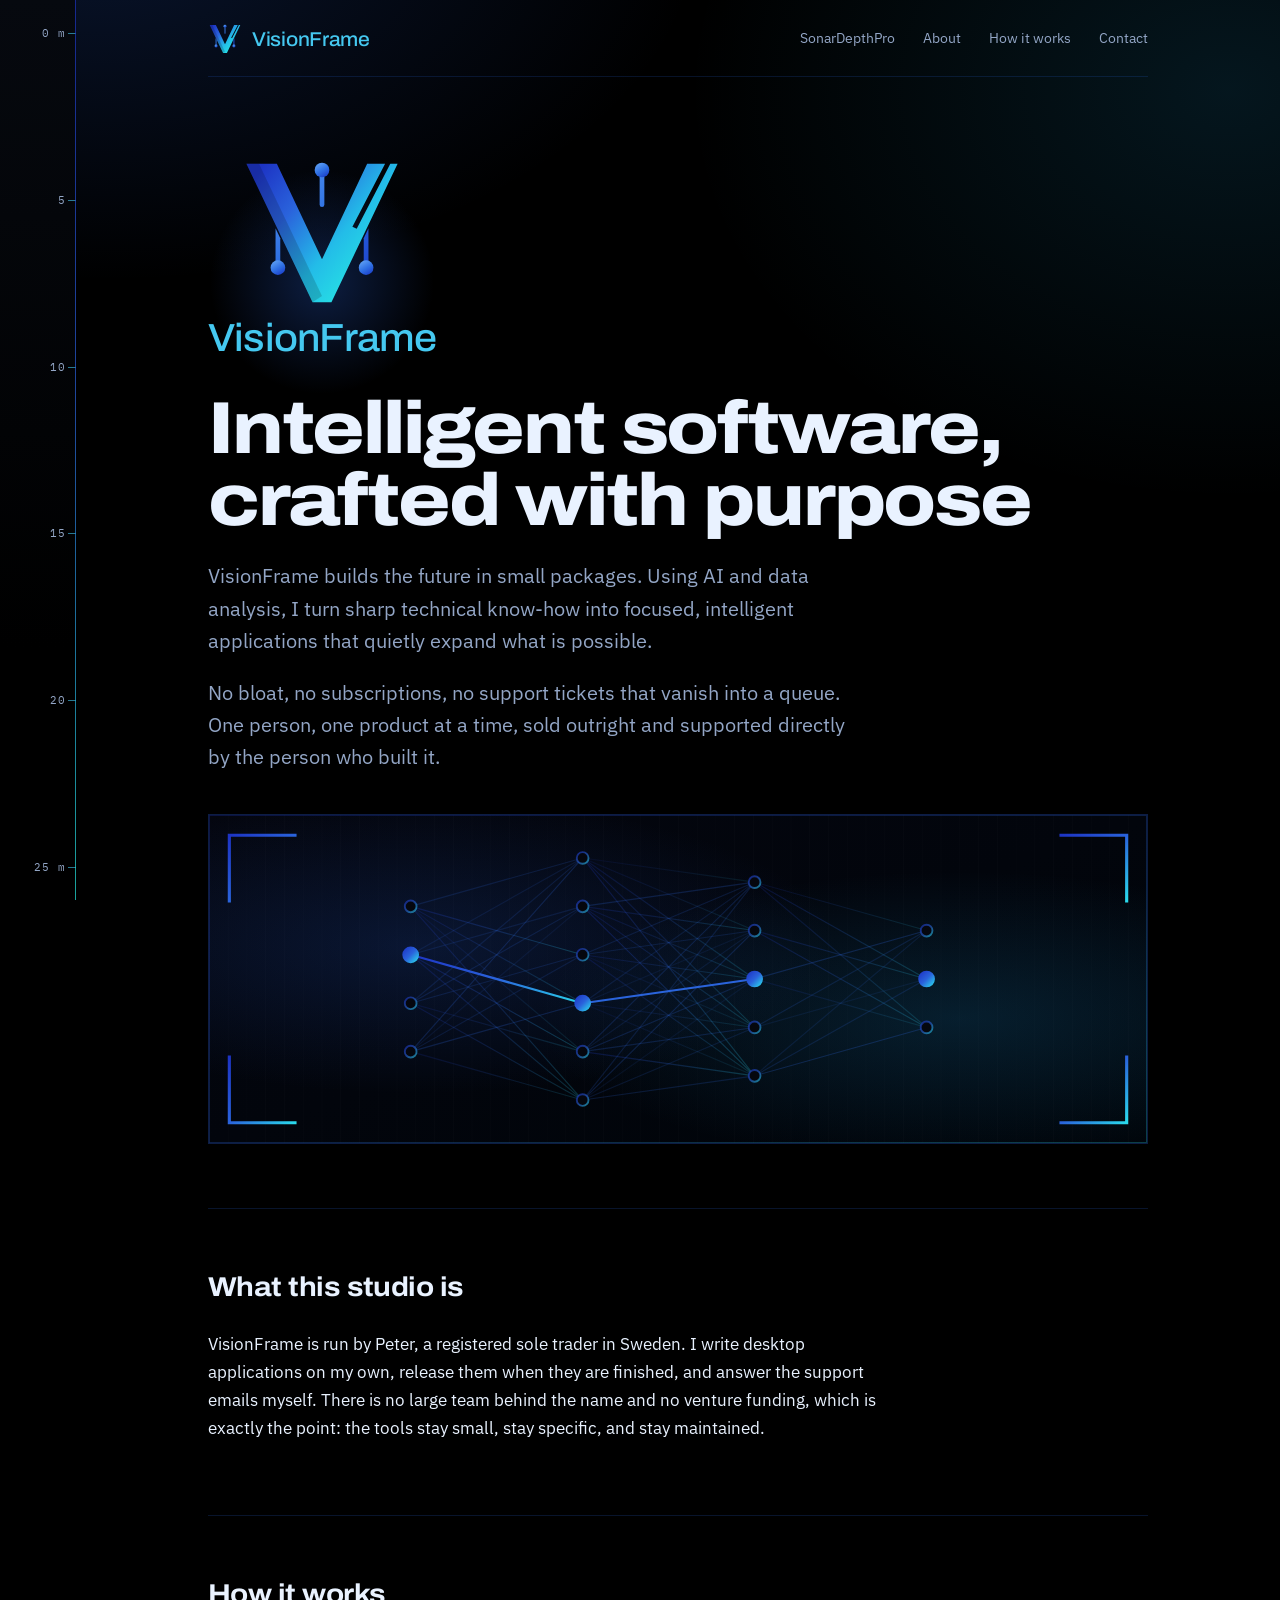
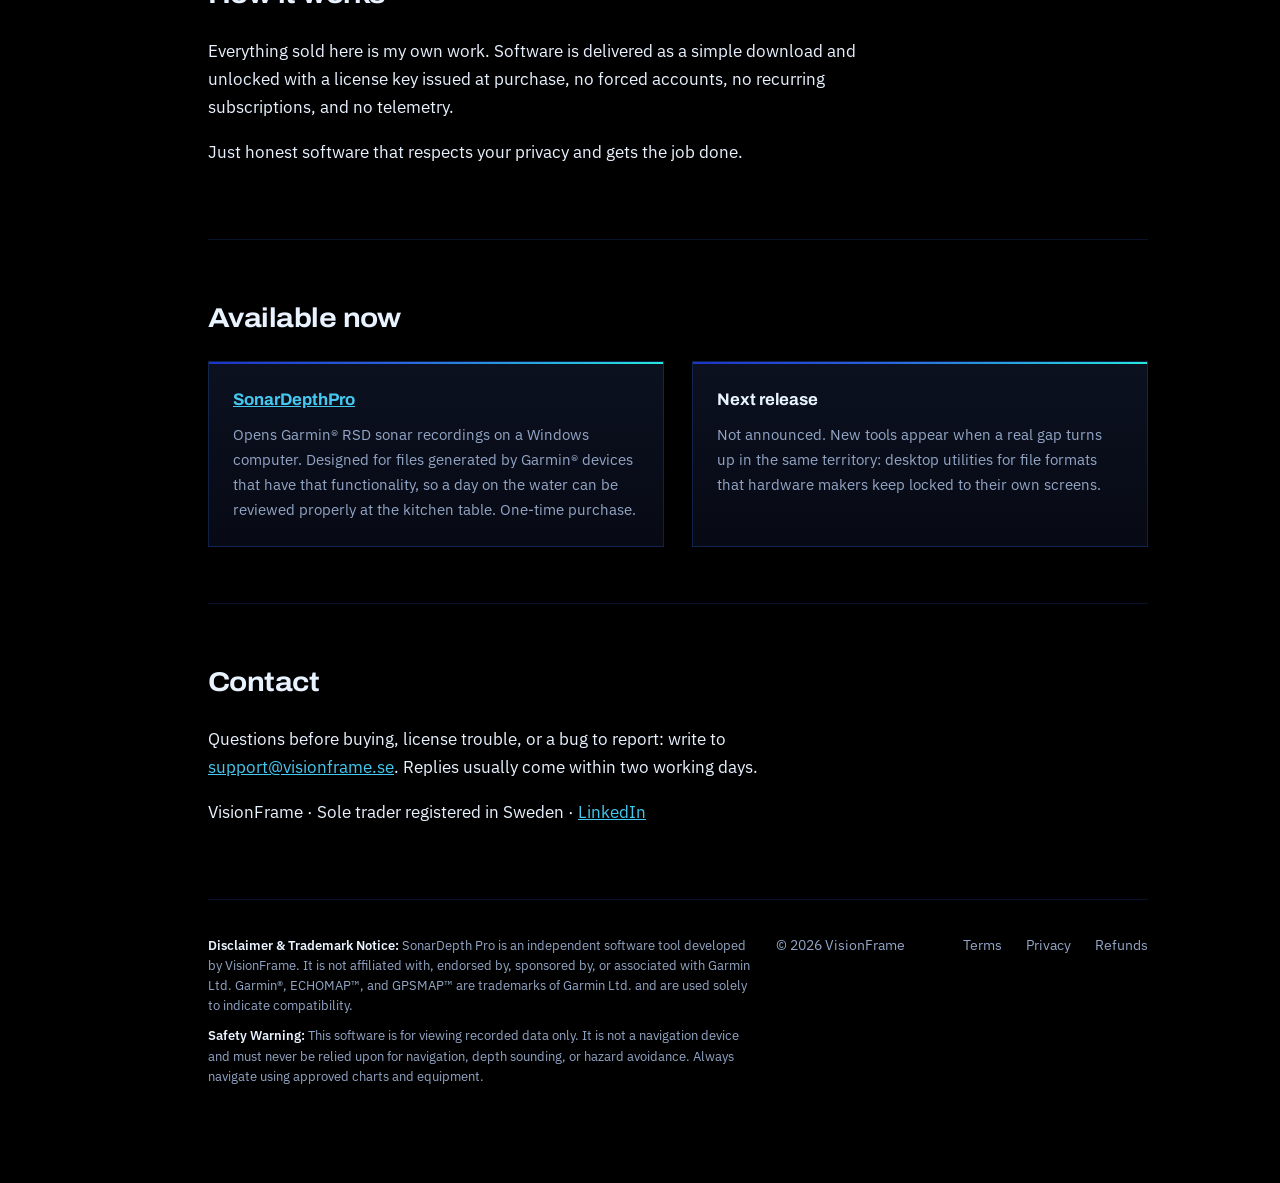
<file: index.html>
<!DOCTYPE html>
<html lang="en">
<head>
<meta charset="utf-8">
<meta name="viewport" content="width=device-width, initial-scale=1">
<title>VisionFrame — the future, framed in smart solutions</title>
<meta name="description" content="VisionFrame blends AI and data analysis with focused design to build small, intelligent desktop applications. One person, one product at a time, sold outright and supported directly.">
<meta name="theme-color" content="#000000">
<link rel="icon" href="assets/visionframe-mark.svg" type="image/svg+xml">
<link rel="icon" href="assets/favicon-32-v3.png" sizes="32x32" type="image/png">
<link rel="apple-touch-icon" href="assets/favicon-180-v3.png">
<link rel="preconnect" href="https://fonts.googleapis.com">
<link rel="preconnect" href="https://fonts.gstatic.com" crossorigin>
<link href="https://fonts.googleapis.com/css2?family=Archivo:wght@400;700;800&family=IBM+Plex+Mono:wght@400;500&family=IBM+Plex+Sans:wght@400;500;600&display=swap" rel="stylesheet">
<link rel="stylesheet" href="style.css?v=11">
<script data-goatcounter="https://visionframe.goatcounter.com/count"
        async src="//gc.zgo.at/count.js"></script>
</head>
<body>

<aside class="rail" aria-hidden="true">
  <span>0 m</span><span>5</span><span>10</span><span>15</span><span>20</span><span>25 m</span>
</aside>

<div class="page">
<div class="wrap">

  <nav>
    <a class="mark" href="index.html">
      <img src="assets/visionframe-mark.svg" alt="" width="34" height="34">
      <span>VisionFrame</span>
    </a>
    <a href="sonardepth.html">SonarDepthPro</a>
    <a href="#about">About</a>
    <a href="#how">How it works</a>
    <a href="#contact">Contact</a>
  </nav>

  <header class="hero">
    <span class="lockup">
      <img src="assets/visionframe-mark.svg" alt="VisionFrame" width="320" height="320">
      <span class="wordmark" aria-hidden="true">VisionFrame</span>
    </span>
    <h1>Intelligent software, crafted with purpose</h1>
    <p class="lede">VisionFrame builds the future in small packages. Using AI and data analysis, I turn sharp technical know-how into focused, intelligent applications that quietly expand what is possible.</p>
    <p class="lede">No bloat, no subscriptions, no support tickets that vanish into a queue. One person, one product at a time, sold outright and supported directly by the person who built it.</p>

    <img class="still" src="assets/ai-frame-v3.svg"
         alt="A small neural network drawn in the VisionFrame blues, with one path lit through it"
         width="1200" height="420" loading="lazy">
  </header>

  <section id="about">
    <h2>What this studio is</h2>
    <p>VisionFrame is run by Peter, a registered sole trader in Sweden. I write desktop applications on my own, release them when they are finished, and answer the support emails myself. There is no large team behind the name and no venture funding, which is exactly the point: the tools stay small, stay specific, and stay maintained.</p>
  </section>

  <section id="how">
    <h2>How it works</h2>
    <p>Everything sold here is my own work. Software is delivered as a simple download and unlocked with a license key issued at purchase, no forced accounts, no recurring subscriptions, and no telemetry.</p>
    <p>Just honest software that respects your privacy and gets the job done.</p>
  </section>

  <section id="products">
    <h2>Available now</h2>
    <div class="grid">
      <article class="card">
        <h3><a href="sonardepth.html">SonarDepthPro</a></h3>
        <p>Opens Garmin&reg; RSD sonar recordings on a Windows computer. Designed for files generated by Garmin&reg; devices that have that functionality, so a day on the water can be reviewed properly at the kitchen table. One-time purchase.</p>
      </article>
      <article class="card">
        <h3>Next release</h3>
        <p>Not announced. New tools appear when a real gap turns up in the same territory: desktop utilities for file formats that hardware makers keep locked to their own screens.</p>
      </article>
    </div>
  </section>

  <section id="contact">
    <h2>Contact</h2>
    <p>Questions before buying, license trouble, or a bug to report: write to <a href="mailto:support@visionframe.se">support@visionframe.se</a>. Replies usually come within two working days.</p>
    <p>VisionFrame · Sole trader registered in Sweden · <a href="https://www.linkedin.com/in/tottermanpeter/">LinkedIn</a></p>
  </section>

  <footer>
    <div class="notices">
      <p><strong>Disclaimer &amp; Trademark Notice:</strong> SonarDepth Pro is an independent software tool developed by VisionFrame. It is not affiliated with, endorsed by, sponsored by, or associated with Garmin Ltd. Garmin&reg;, ECHOMAP&trade;, and GPSMAP&trade; are trademarks of Garmin Ltd. and are used solely to indicate compatibility.</p>
      <p><strong>Safety Warning:</strong> This software is for viewing recorded data only. It is not a navigation device and must never be relied upon for navigation, depth sounding, or hazard avoidance. Always navigate using approved charts and equipment.</p>
    </div>
    <span class="org">© 2026 VisionFrame</span>
    <a href="terms.html">Terms</a>
    <a href="privacy.html">Privacy</a>
    <a href="refunds.html">Refunds</a>
  </footer>

</div>
</div>

</body>
</html>
</file>
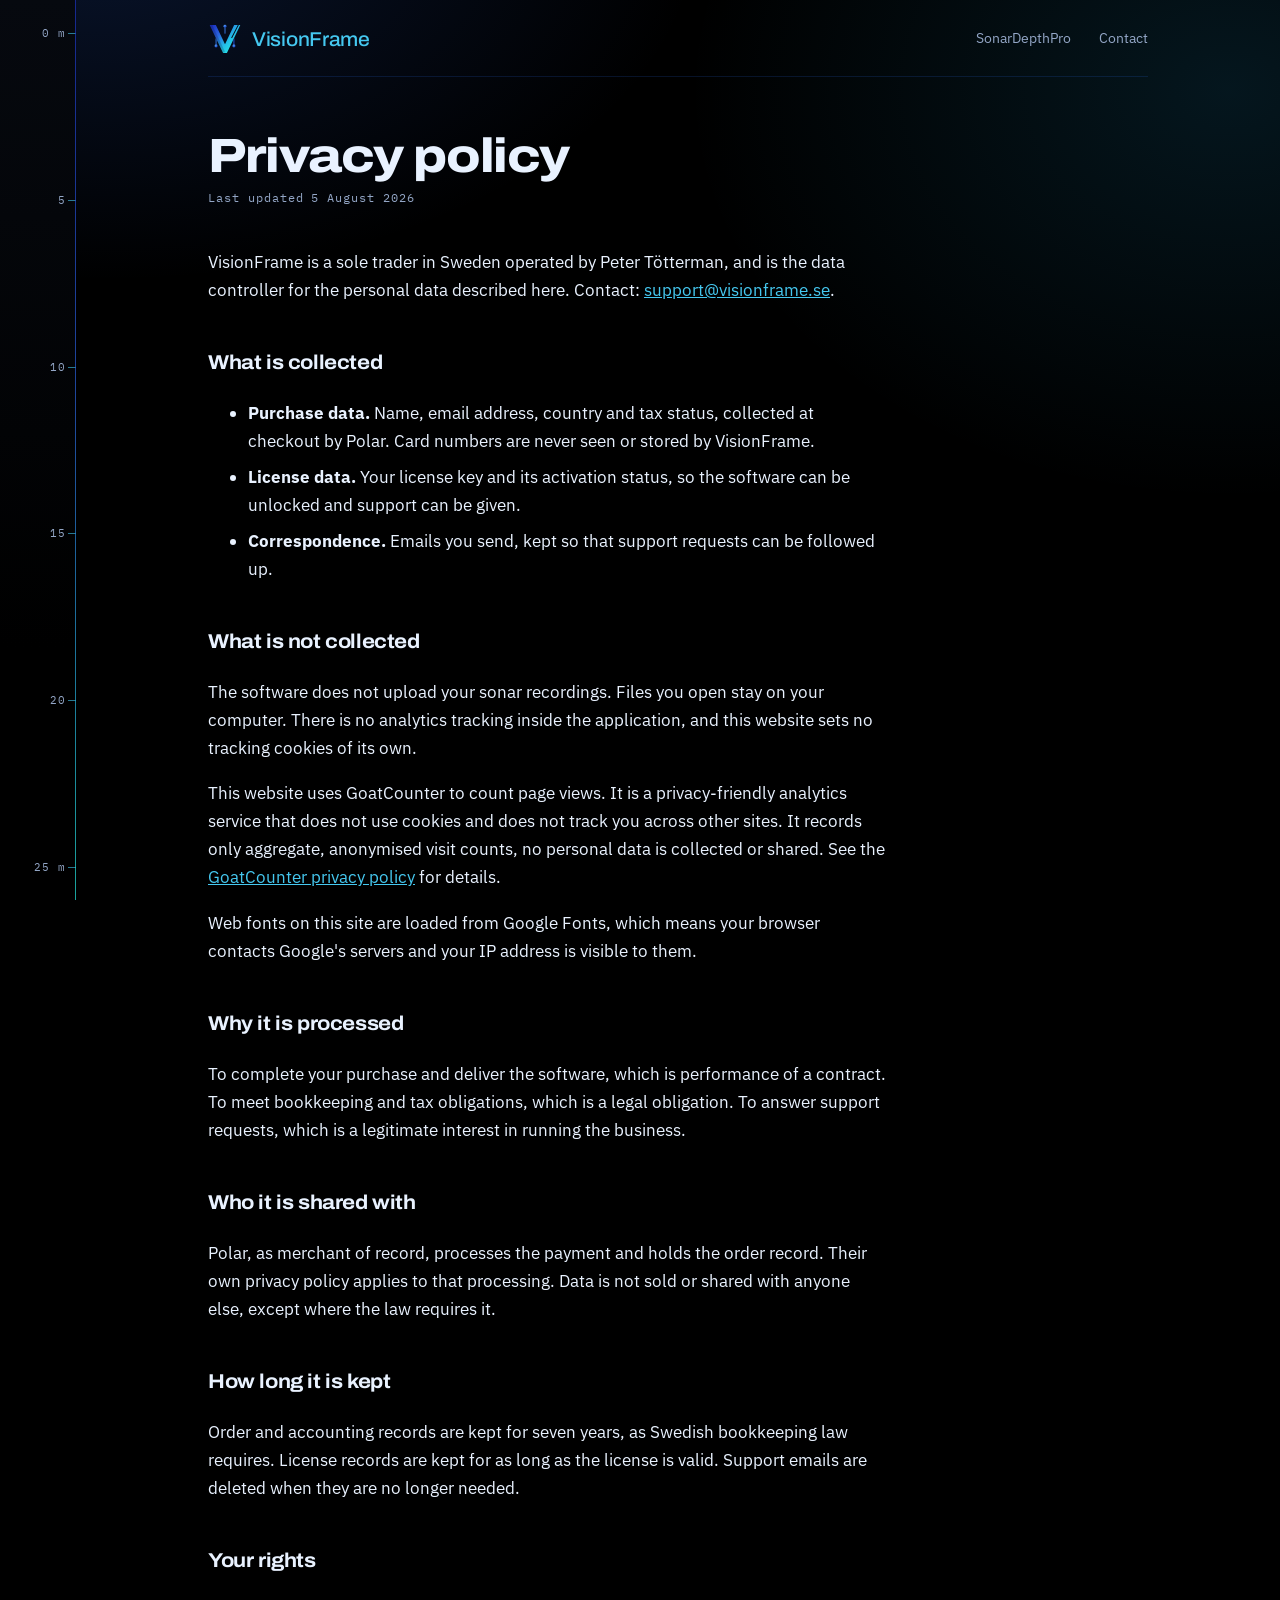
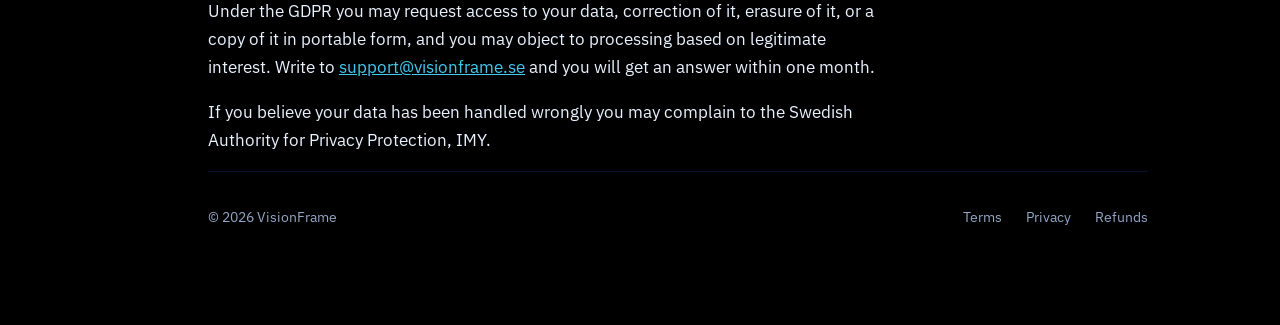
<file: privacy.html>
<!DOCTYPE html>
<html lang="en">
<head>
<meta charset="utf-8">
<meta name="viewport" content="width=device-width, initial-scale=1">
<title>Privacy policy — VisionFrame</title>
<meta name="description" content="How VisionFrame handles personal data.">
<meta name="theme-color" content="#000000">
<link rel="icon" href="assets/visionframe-mark.svg" type="image/svg+xml">
<link rel="icon" href="assets/favicon-32-v3.png" sizes="32x32" type="image/png">
<link rel="apple-touch-icon" href="assets/favicon-180-v3.png">
<link rel="preconnect" href="https://fonts.googleapis.com">
<link rel="preconnect" href="https://fonts.gstatic.com" crossorigin>
<link href="https://fonts.googleapis.com/css2?family=Archivo:wght@400;700;800&family=IBM+Plex+Mono:wght@400;500&family=IBM+Plex+Sans:wght@400;500;600&display=swap" rel="stylesheet">
<link rel="stylesheet" href="style.css?v=11">
<script data-goatcounter="https://visionframe.goatcounter.com/count"
        async src="//gc.zgo.at/count.js"></script>
</head>
<body>

<aside class="rail" aria-hidden="true">
  <span>0 m</span><span>5</span><span>10</span><span>15</span><span>20</span><span>25 m</span>
</aside>

<div class="page">
<div class="wrap legal">

  <nav>
    <a class="mark" href="index.html">
      <img src="assets/visionframe-mark.svg" alt="" width="34" height="34">
      <span>VisionFrame</span>
    </a>
    <a href="sonardepth.html">SonarDepthPro</a>
    <a href="index.html#contact">Contact</a>
  </nav>

  <h1>Privacy policy</h1>
  <p class="updated">Last updated 5 August 2026</p>

  <p>VisionFrame is a sole trader in Sweden operated by Peter Tötterman, and is the data controller for the personal data described here. Contact: <a href="mailto:support@visionframe.se">support@visionframe.se</a>.</p>

  <h2>What is collected</h2>
  <ul>
    <li><strong>Purchase data.</strong> Name, email address, country and tax status, collected at checkout by Polar. Card numbers are never seen or stored by VisionFrame.</li>
    <li><strong>License data.</strong> Your license key and its activation status, so the software can be unlocked and support can be given.</li>
    <li><strong>Correspondence.</strong> Emails you send, kept so that support requests can be followed up.</li>
  </ul>

  <h2>What is not collected</h2>
  <p>The software does not upload your sonar recordings. Files you open stay on your computer. There is no analytics tracking inside the application, and this website sets no tracking cookies of its own.</p>
  <p>This website uses GoatCounter to count page views. It is a privacy-friendly analytics service that does not use cookies and does not track you across other sites. It records only aggregate, anonymised visit counts, no personal data is collected or shared. See the <a href="https://www.goatcounter.com/privacy">GoatCounter privacy policy</a> for details.</p>
  <p>Web fonts on this site are loaded from Google Fonts, which means your browser contacts Google's servers and your IP address is visible to them.</p>

  <h2>Why it is processed</h2>
  <p>To complete your purchase and deliver the software, which is performance of a contract. To meet bookkeeping and tax obligations, which is a legal obligation. To answer support requests, which is a legitimate interest in running the business.</p>

  <h2>Who it is shared with</h2>
  <p>Polar, as merchant of record, processes the payment and holds the order record. Their own privacy policy applies to that processing. Data is not sold or shared with anyone else, except where the law requires it.</p>

  <h2>How long it is kept</h2>
  <p>Order and accounting records are kept for seven years, as Swedish bookkeeping law requires. License records are kept for as long as the license is valid. Support emails are deleted when they are no longer needed.</p>

  <h2>Your rights</h2>
  <p>Under the GDPR you may request access to your data, correction of it, erasure of it, or a copy of it in portable form, and you may object to processing based on legitimate interest. Write to <a href="mailto:support@visionframe.se">support@visionframe.se</a> and you will get an answer within one month.</p>
  <p>If you believe your data has been handled wrongly you may complain to the Swedish Authority for Privacy Protection, IMY.</p>

  <footer>
    <span class="org">© 2026 VisionFrame</span>
    <a href="terms.html">Terms</a>
    <a href="privacy.html">Privacy</a>
    <a href="refunds.html">Refunds</a>
  </footer>

</div>
</div>

</body>
</html>
</file>
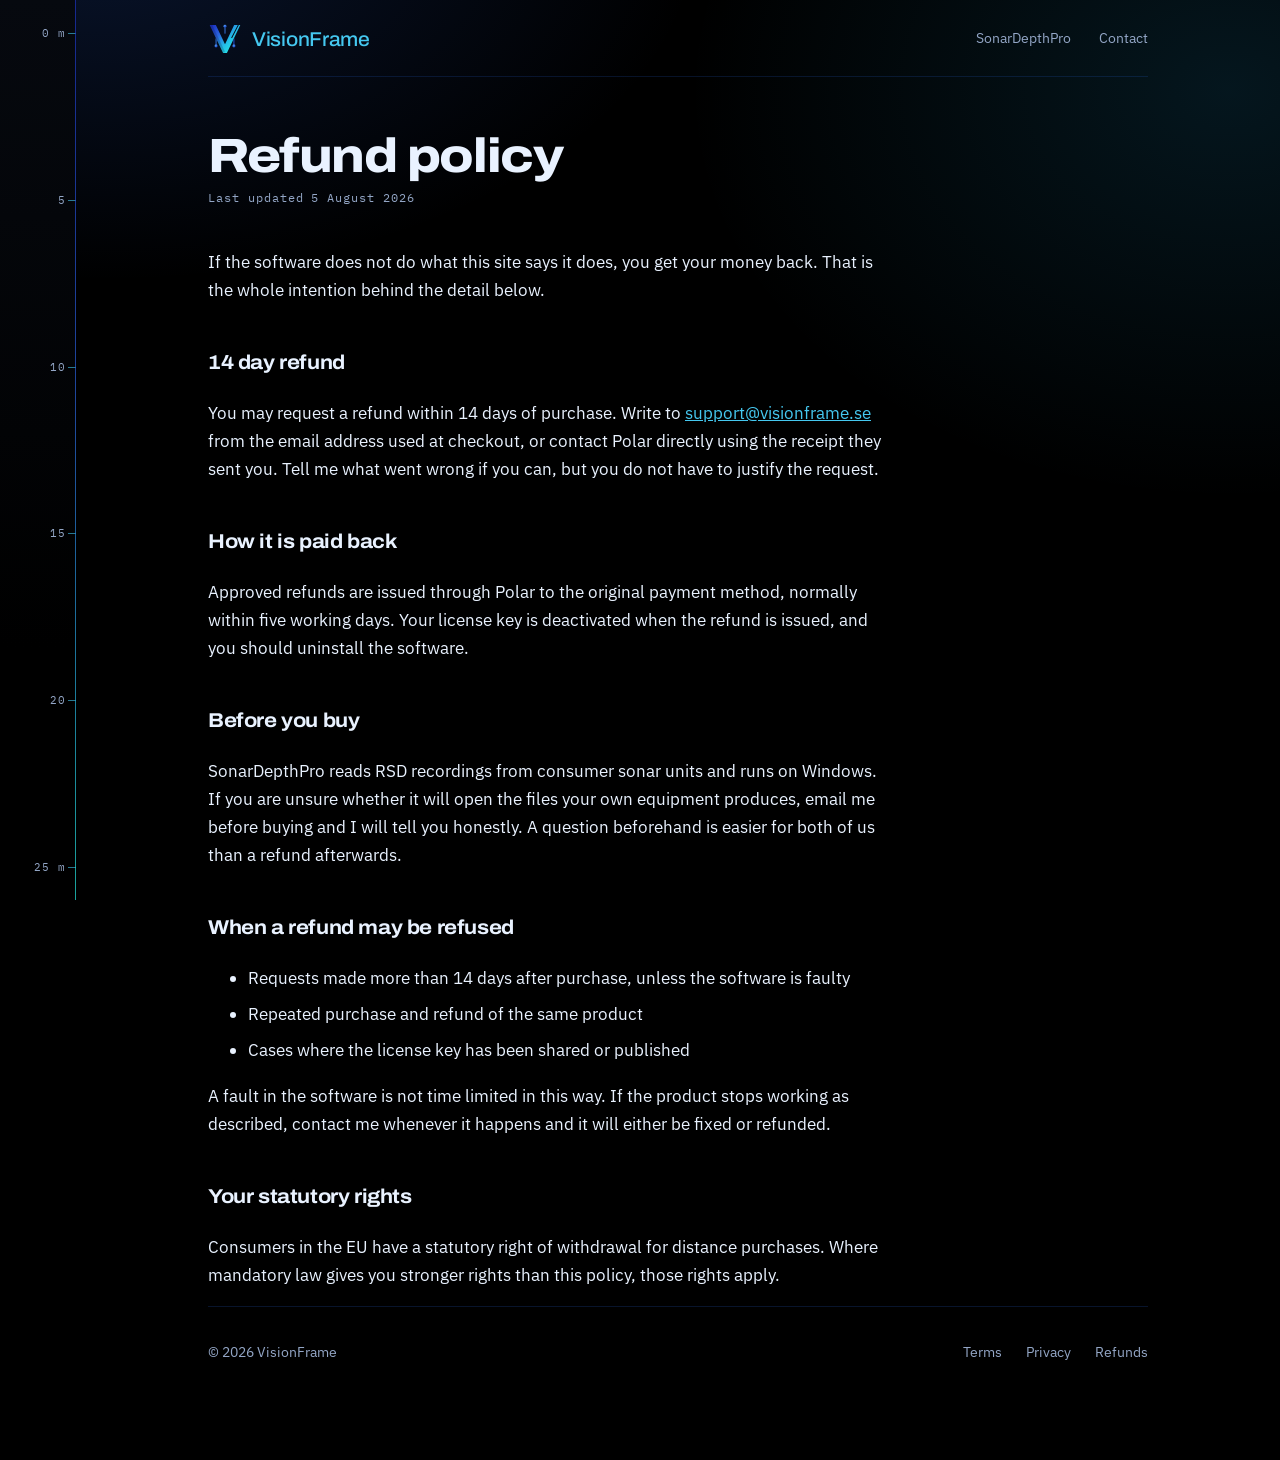
<file: refunds.html>
<!DOCTYPE html>
<html lang="en">
<head>
<meta charset="utf-8">
<meta name="viewport" content="width=device-width, initial-scale=1">
<title>Refund policy — VisionFrame</title>
<meta name="description" content="Refund conditions for software bought from VisionFrame.">
<meta name="theme-color" content="#000000">
<link rel="icon" href="assets/visionframe-mark.svg" type="image/svg+xml">
<link rel="icon" href="assets/favicon-32-v3.png" sizes="32x32" type="image/png">
<link rel="apple-touch-icon" href="assets/favicon-180-v3.png">
<link rel="preconnect" href="https://fonts.googleapis.com">
<link rel="preconnect" href="https://fonts.gstatic.com" crossorigin>
<link href="https://fonts.googleapis.com/css2?family=Archivo:wght@400;700;800&family=IBM+Plex+Mono:wght@400;500&family=IBM+Plex+Sans:wght@400;500;600&display=swap" rel="stylesheet">
<link rel="stylesheet" href="style.css?v=11">
<script data-goatcounter="https://visionframe.goatcounter.com/count"
        async src="//gc.zgo.at/count.js"></script>
</head>
<body>

<aside class="rail" aria-hidden="true">
  <span>0 m</span><span>5</span><span>10</span><span>15</span><span>20</span><span>25 m</span>
</aside>

<div class="page">
<div class="wrap legal">

  <nav>
    <a class="mark" href="index.html">
      <img src="assets/visionframe-mark.svg" alt="" width="34" height="34">
      <span>VisionFrame</span>
    </a>
    <a href="sonardepth.html">SonarDepthPro</a>
    <a href="index.html#contact">Contact</a>
  </nav>

  <h1>Refund policy</h1>
  <p class="updated">Last updated 5 August 2026</p>

  <p>If the software does not do what this site says it does, you get your money back. That is the whole intention behind the detail below.</p>

  <h2>14 day refund</h2>
  <p>You may request a refund within 14 days of purchase. Write to <a href="mailto:support@visionframe.se">support@visionframe.se</a> from the email address used at checkout, or contact Polar directly using the receipt they sent you. Tell me what went wrong if you can, but you do not have to justify the request.</p>

  <h2>How it is paid back</h2>
  <p>Approved refunds are issued through Polar to the original payment method, normally within five working days. Your license key is deactivated when the refund is issued, and you should uninstall the software.</p>

  <h2>Before you buy</h2>
  <p>SonarDepthPro reads RSD recordings from consumer sonar units and runs on Windows. If you are unsure whether it will open the files your own equipment produces, email me before buying and I will tell you honestly. A question beforehand is easier for both of us than a refund afterwards.</p>

  <h2>When a refund may be refused</h2>
  <ul>
    <li>Requests made more than 14 days after purchase, unless the software is faulty</li>
    <li>Repeated purchase and refund of the same product</li>
    <li>Cases where the license key has been shared or published</li>
  </ul>
  <p>A fault in the software is not time limited in this way. If the product stops working as described, contact me whenever it happens and it will either be fixed or refunded.</p>

  <h2>Your statutory rights</h2>
  <p>Consumers in the EU have a statutory right of withdrawal for distance purchases. Where mandatory law gives you stronger rights than this policy, those rights apply.</p>

  <footer>
    <span class="org">© 2026 VisionFrame</span>
    <a href="terms.html">Terms</a>
    <a href="privacy.html">Privacy</a>
    <a href="refunds.html">Refunds</a>
  </footer>

</div>
</div>

</body>
</html>
</file>
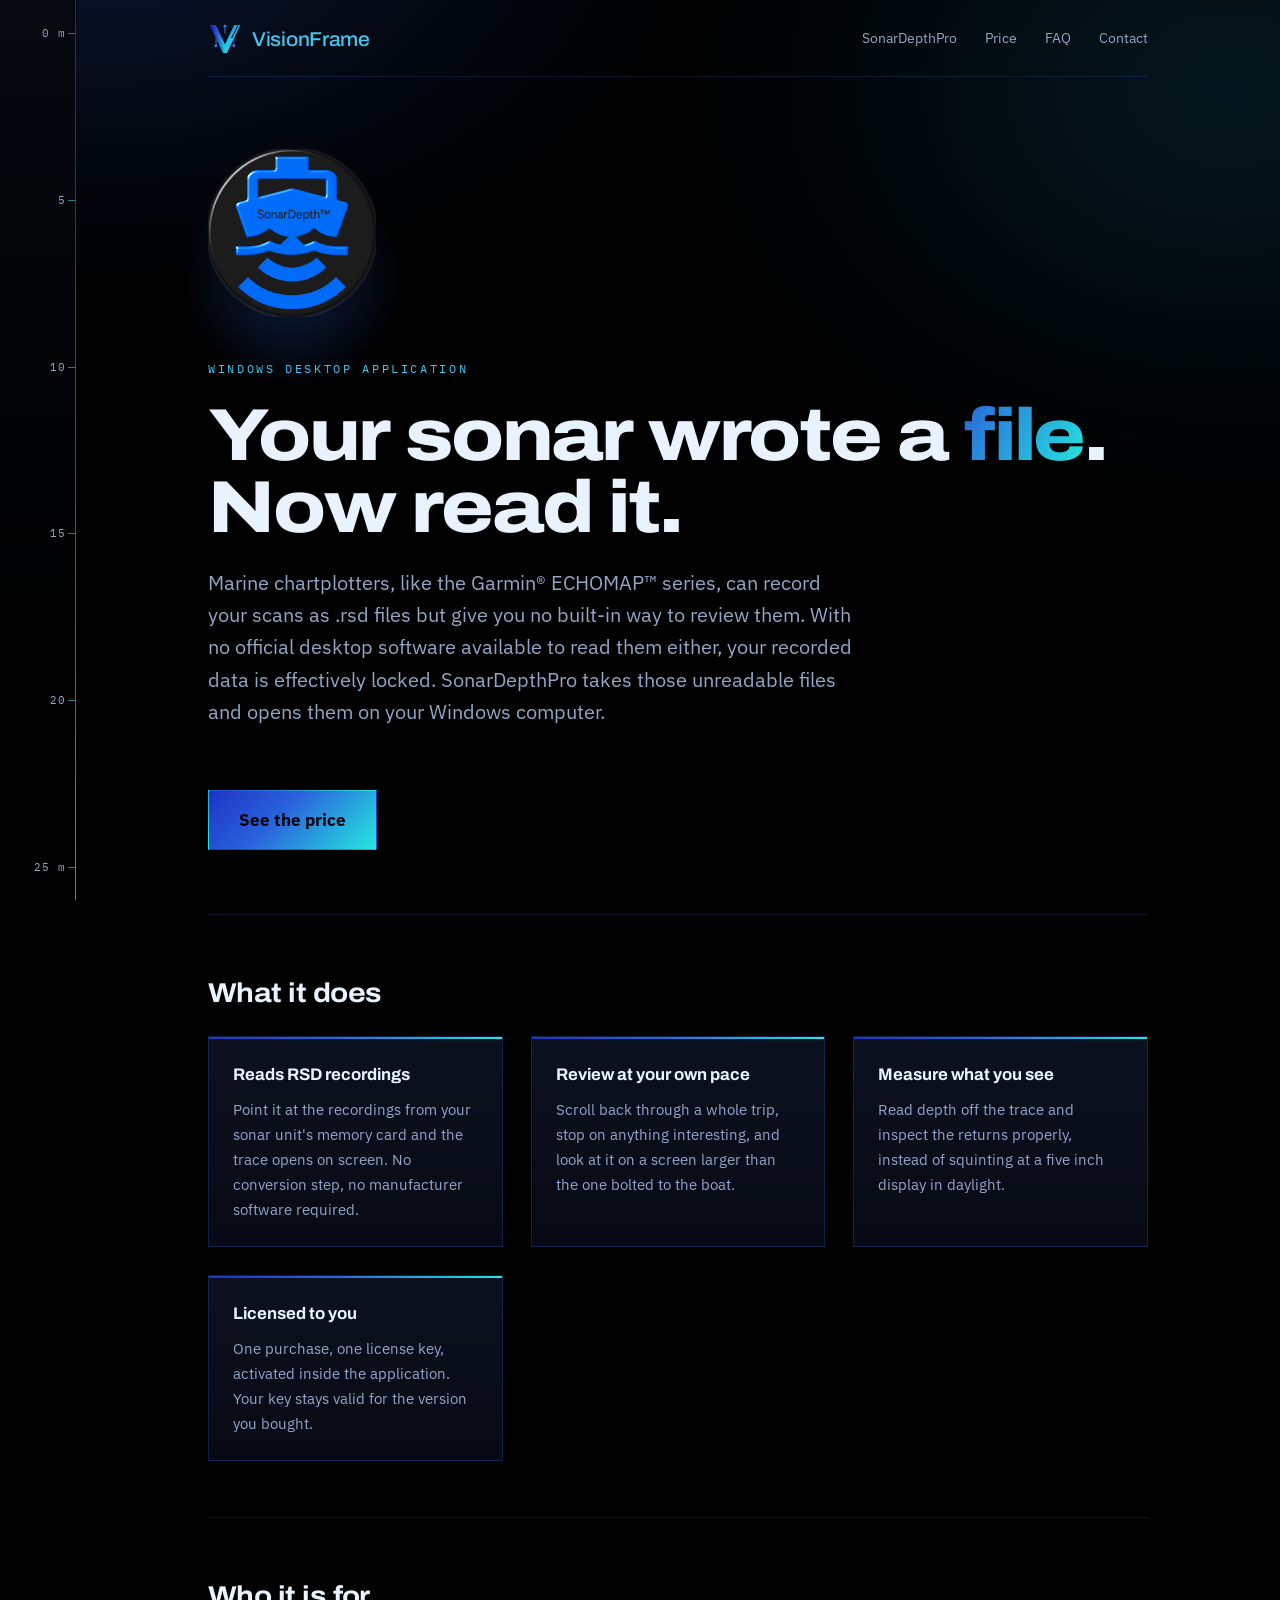
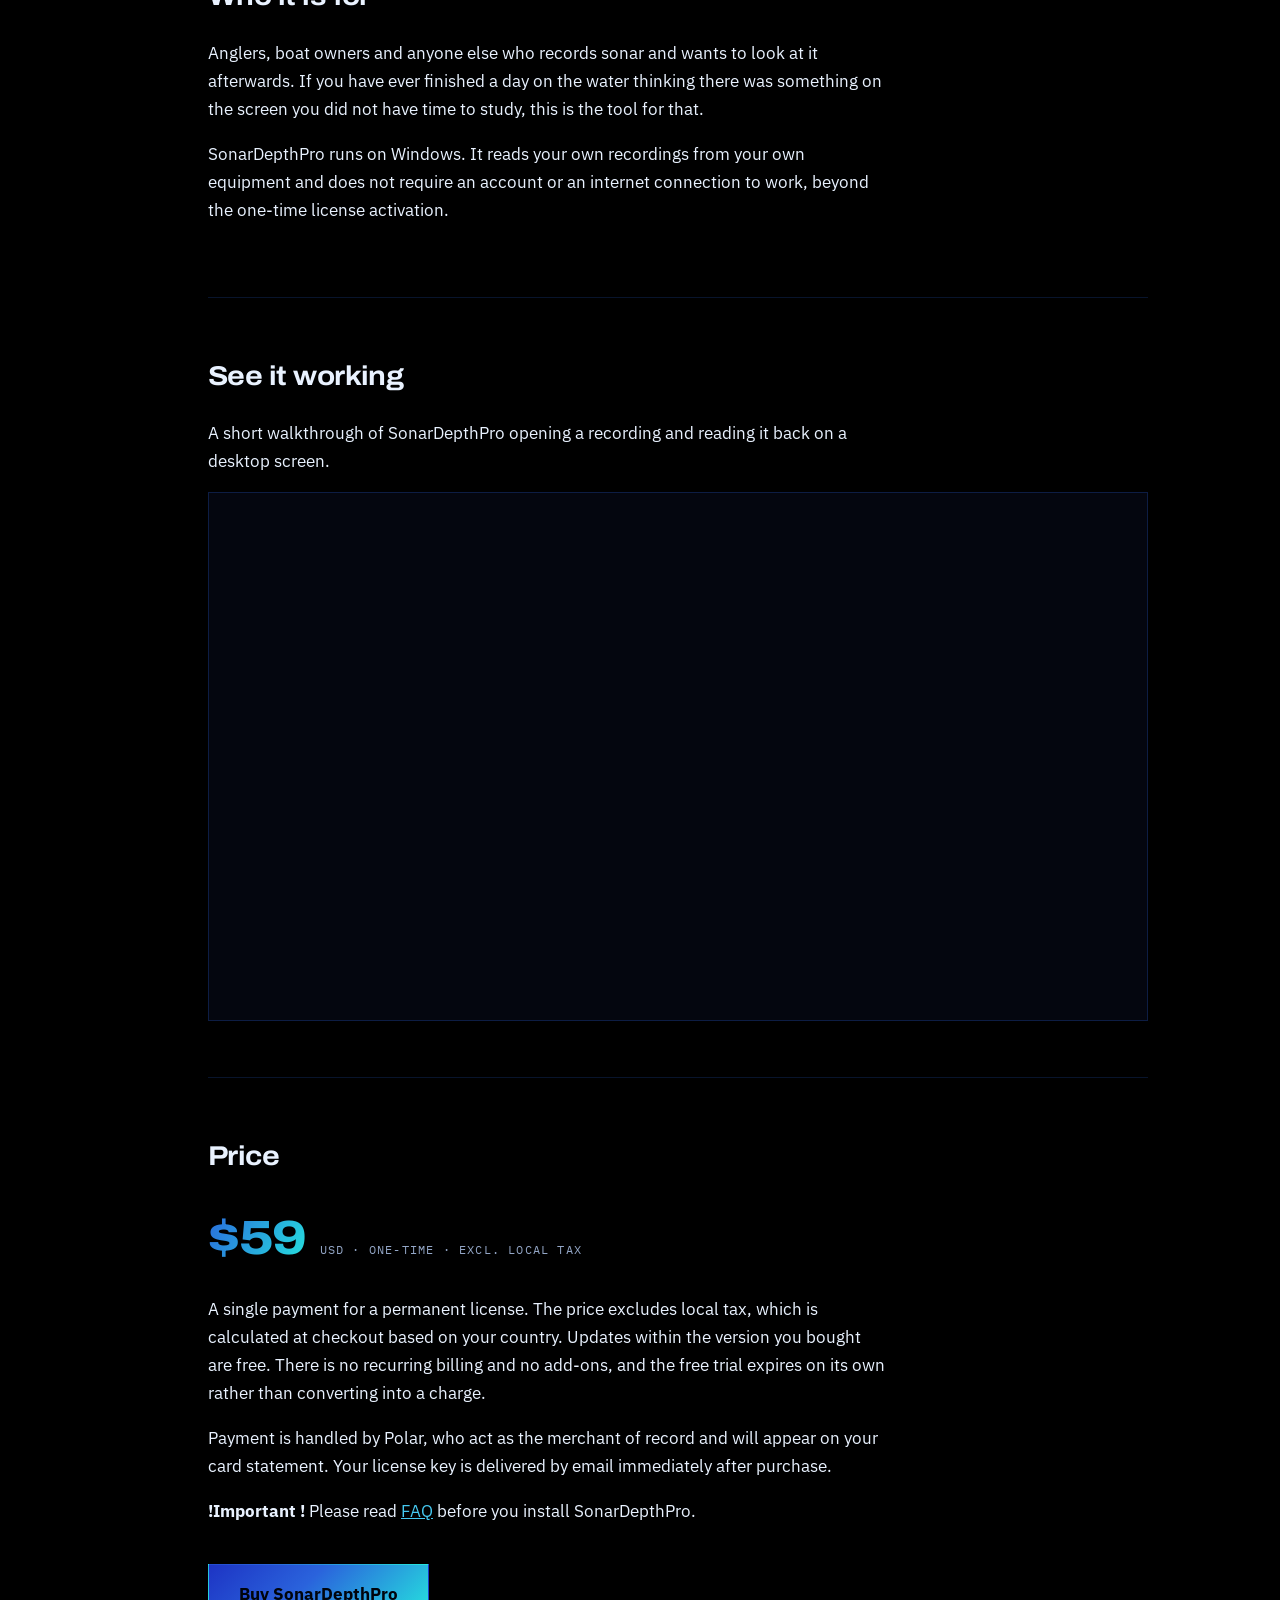
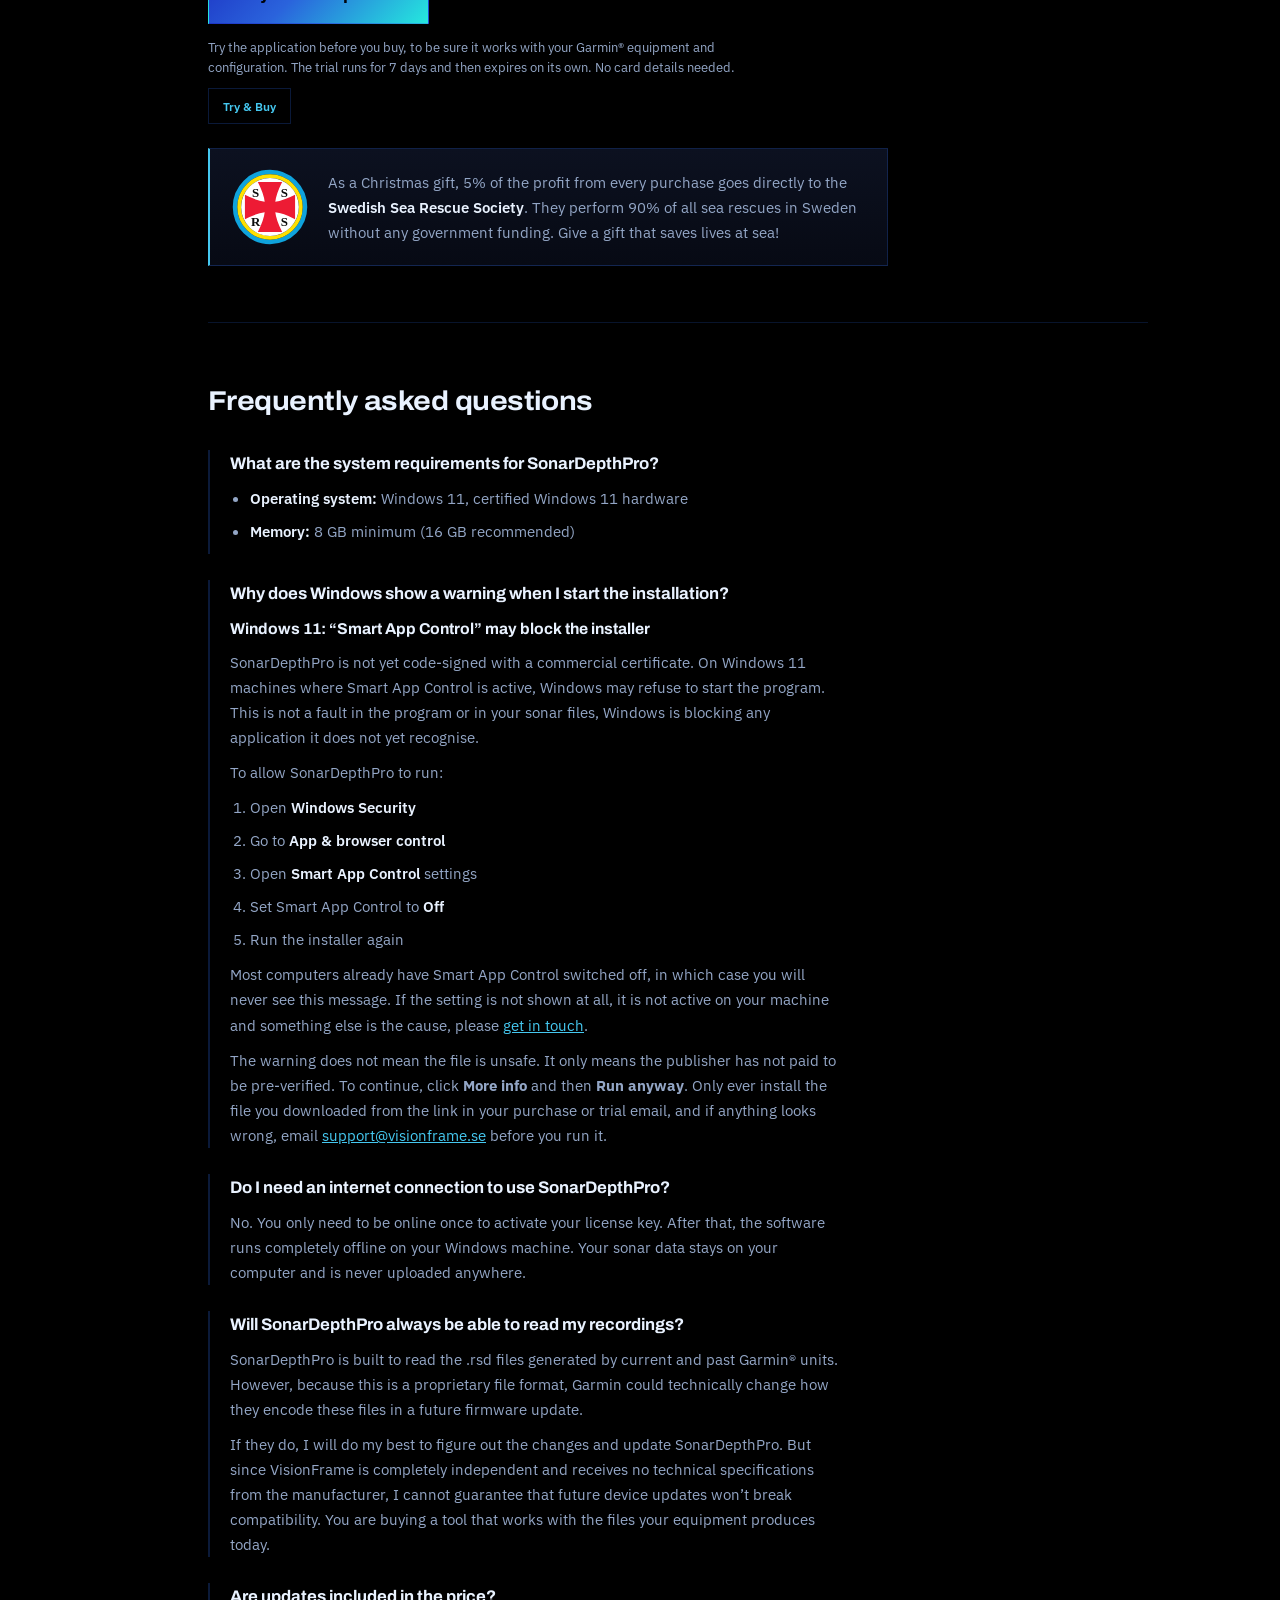
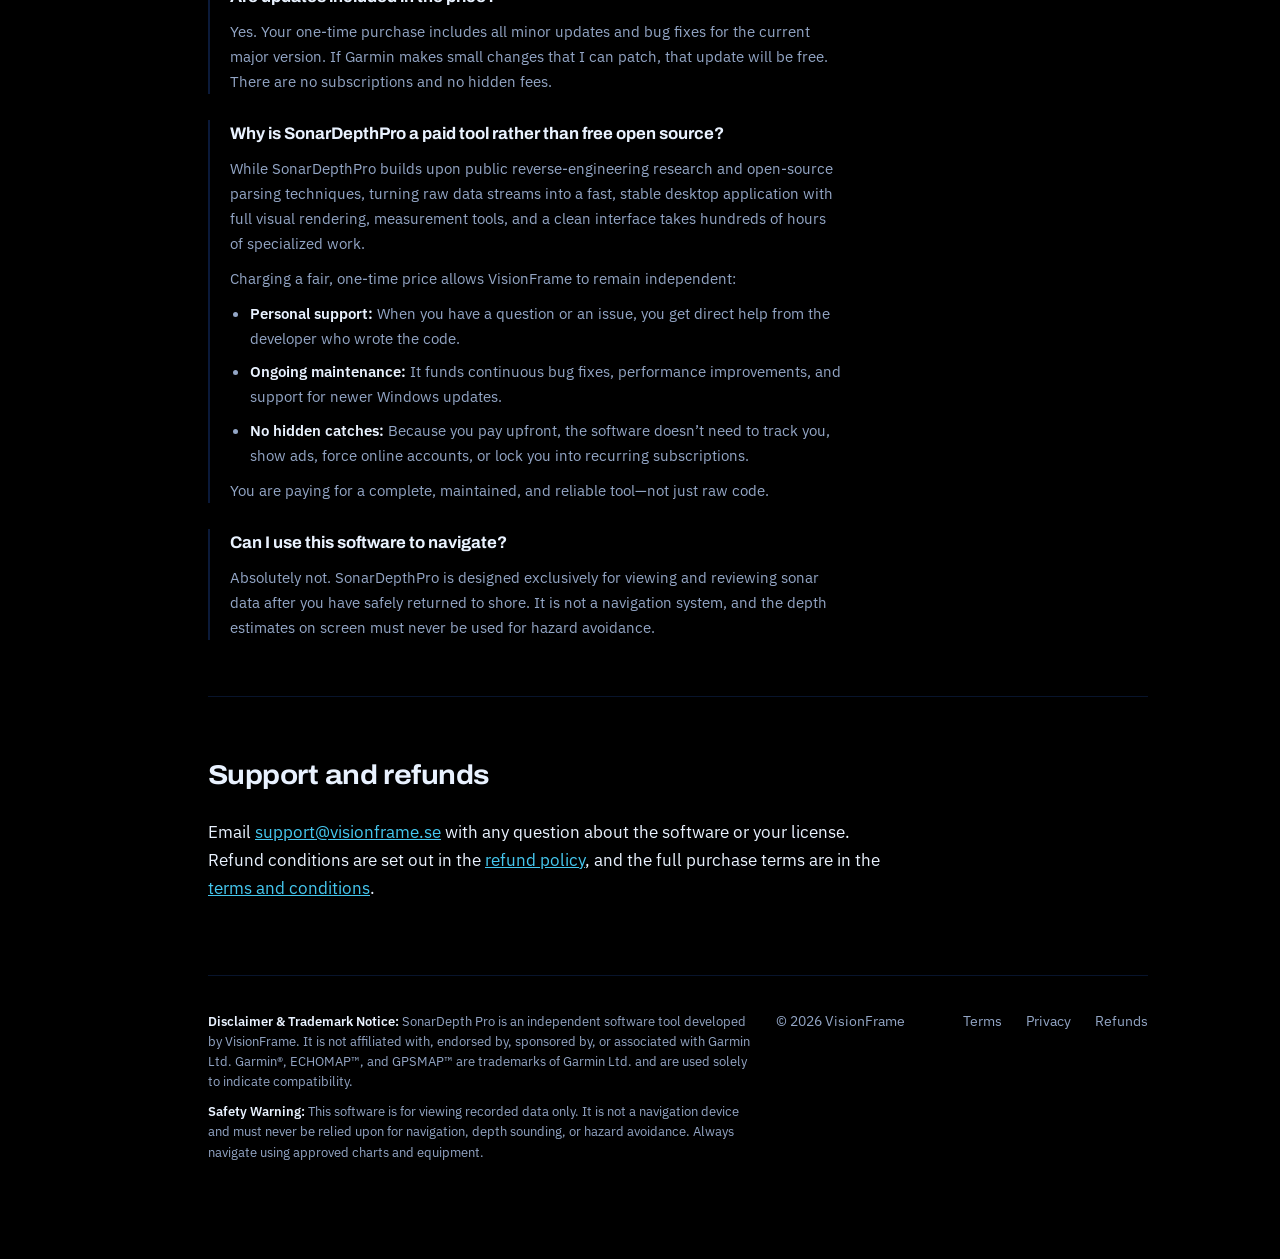
<file: sonardepth.html>
<!DOCTYPE html>
<html lang="en">
<head>
<meta charset="utf-8">
<meta name="viewport" content="width=device-width, initial-scale=1">
<title>SonarDepthPro — open RSD sonar recordings on your computer</title>
<meta name="description" content="SonarDepthPro is a Windows application that reads RSD sonar recordings from consumer sonar units, so you can review and measure your scans at home. One-time purchase of 59 USD.">
<meta name="theme-color" content="#000000">
<link rel="icon" href="assets/visionframe-mark.svg" type="image/svg+xml">
<link rel="icon" href="assets/favicon-32-v3.png" sizes="32x32" type="image/png">
<link rel="apple-touch-icon" href="assets/favicon-180-v3.png">
<link rel="preconnect" href="https://fonts.googleapis.com">
<link rel="preconnect" href="https://fonts.gstatic.com" crossorigin>
<link href="https://fonts.googleapis.com/css2?family=Archivo:wght@400;700;800&family=IBM+Plex+Mono:wght@400;500&family=IBM+Plex+Sans:wght@400;500;600&display=swap" rel="stylesheet">
<link rel="stylesheet" href="style.css?v=11">
<script data-goatcounter="https://visionframe.goatcounter.com/count"
        async src="//gc.zgo.at/count.js"></script>
</head>
<body>

<aside class="rail" aria-hidden="true">
  <span>0 m</span><span>5</span><span>10</span><span>15</span><span>20</span><span>25 m</span>
</aside>

<div class="page">
<div class="wrap">

  <nav>
    <a class="mark" href="index.html">
      <img src="assets/visionframe-mark.svg" alt="" width="34" height="34">
      <span>VisionFrame</span>
    </a>
    <a href="sonardepth.html">SonarDepthPro</a>
    <a href="#price">Price</a>
    <a href="#faq">FAQ</a>
    <a href="index.html#contact">Contact</a>
  </nav>

  <header class="hero">
    <span class="lockup">
      <img src="assets/sonardepth-mark.png" alt="SonarDepthPro" width="256" height="256">
    </span>
    <p class="eyebrow">Windows desktop application</p>
    <h1>Your sonar wrote a <em>file</em>. Now read it.</h1>
    <p class="lede">Marine chartplotters, like the Garmin&reg; ECHOMAP&trade; series, can record your scans as .rsd files but give you no built-in way to review them. With no official desktop software available to read them either, your recorded data is effectively locked. SonarDepthPro takes those unreadable files and opens them on your Windows computer.</p>
    <a class="buy" href="#price">See the price</a>
  </header>

  <section>
    <h2>What it does</h2>
    <div class="grid">
      <article class="card">
        <h3>Reads RSD recordings</h3>
        <p>Point it at the recordings from your sonar unit's memory card and the trace opens on screen. No conversion step, no manufacturer software required.</p>
      </article>
      <article class="card">
        <h3>Review at your own pace</h3>
        <p>Scroll back through a whole trip, stop on anything interesting, and look at it on a screen larger than the one bolted to the boat.</p>
      </article>
      <article class="card">
        <h3>Measure what you see</h3>
        <p>Read depth off the trace and inspect the returns properly, instead of squinting at a five inch display in daylight.</p>
      </article>
      <article class="card">
        <h3>Licensed to you</h3>
        <p>One purchase, one license key, activated inside the application. Your key stays valid for the version you bought.</p>
      </article>
    </div>
  </section>

  <section>
    <h2>Who it is for</h2>
    <p>Anglers, boat owners and anyone else who records sonar and wants to look at it afterwards. If you have ever finished a day on the water thinking there was something on the screen you did not have time to study, this is the tool for that.</p>
    <p>SonarDepthPro runs on Windows. It reads your own recordings from your own equipment and does not require an account or an internet connection to work, beyond the one-time license activation.</p>
  </section>

  <section id="demo">
    <h2>See it working</h2>
    <p>A short walkthrough of SonarDepthPro opening a recording and reading it back on a desktop screen.</p>
    <div class="video">
      <iframe src="https://www.youtube-nocookie.com/embed/cc2hZ4XN3yI"
              title="SonarDepthPro walkthrough: reading a recording"
              loading="lazy"
              referrerpolicy="strict-origin-when-cross-origin"
              allow="accelerometer; clipboard-write; encrypted-media; gyroscope; picture-in-picture; web-share"
              allowfullscreen></iframe>
    </div>
  </section>

  <section id="price">
    <h2>Price</h2>
    <div class="price">
      <span class="amount">$59</span>
      <span class="terms">USD · one-time · excl. local tax</span>
    </div>
    <p>A single payment for a permanent license. The price excludes local tax, which is calculated at checkout based on your country. Updates within the version you bought are free. There is no recurring billing and no add-ons, and the free trial expires on its own rather than converting into a charge.</p>
    <p>Payment is handled by Polar, who act as the merchant of record and will appear on your card statement. Your license key is delivered by email immediately after purchase.</p>
    <p><strong>!Important !</strong> Please read <a href="#faq">FAQ</a> before you install SonarDepthPro.</p>
    <a class="buy" href="https://buy.polar.sh/polar_cl_2ZBAN6uwKMv1RvLKgx01jueaExB1VFFpmahob1GVL6V">Buy SonarDepthPro</a>

    <aside class="trybuy">
      <p>Try the application before you buy, to be sure it works with your Garmin&reg; equipment and configuration. The trial runs for 7 days and then expires on its own. No card details needed.</p>
      <a class="buy alt" href="https://buy.polar.sh/polar_cl_KhyrO2W1NMr9IJdInu2ZAVzieQDDCv3cHzoDy4HQndD">Try &amp; Buy</a>
    </aside>

    <aside class="gift">
      <img src="assets/ssrs-mark.svg" width="76" height="76" alt="Swedish Sea Rescue Society">
      <p>As a Christmas gift, 5% of the profit from every purchase goes directly to the <strong>Swedish Sea Rescue Society</strong>. They perform 90% of all sea rescues in Sweden without any government funding. Give a gift that saves lives at sea!</p>
    </aside>
  </section>

  <section id="faq">
    <h2>Frequently asked questions</h2>
    <div class="faq">
      <article>
        <h3>What are the system requirements for SonarDepthPro?</h3>
        <ul>
          <li><strong>Operating system:</strong> Windows 11, certified Windows 11 hardware</li>
          <li><strong>Memory:</strong> 8 GB minimum (16 GB recommended)</li>
        </ul>
      </article>
      <article>
        <h3>Why does Windows show a warning when I start the installation?</h3>
        <h4>Windows 11: &ldquo;Smart App Control&rdquo; may block the installer</h4>
        <p>SonarDepthPro is not yet code-signed with a commercial certificate. On Windows 11 machines where Smart App Control is active, Windows may refuse to start the program. This is not a fault in the program or in your sonar files, Windows is blocking any application it does not yet recognise.</p>
        <p>To allow SonarDepthPro to run:</p>
        <ol>
          <li>Open <strong>Windows Security</strong></li>
          <li>Go to <strong>App &amp; browser control</strong></li>
          <li>Open <strong>Smart App Control</strong> settings</li>
          <li>Set Smart App Control to <strong>Off</strong></li>
          <li>Run the installer again</li>
        </ol>
        <p>Most computers already have Smart App Control switched off, in which case you will never see this message. If the setting is not shown at all, it is not active on your machine and something else is the cause, please <a href="mailto:support@visionframe.se">get in touch</a>.</p>
        <p>The warning does not mean the file is unsafe. It only means the publisher has not paid to be pre-verified. To continue, click <strong>More info</strong> and then <strong>Run anyway</strong>. Only ever install the file you downloaded from the link in your purchase or trial email, and if anything looks wrong, email <a href="mailto:support@visionframe.se">support@visionframe.se</a> before you run it.</p>
      </article>
      <article>
        <h3>Do I need an internet connection to use SonarDepthPro?</h3>
        <p>No. You only need to be online once to activate your license key. After that, the software runs completely offline on your Windows machine. Your sonar data stays on your computer and is never uploaded anywhere.</p>
      </article>
      <article>
        <h3>Will SonarDepthPro always be able to read my recordings?</h3>
        <p>SonarDepthPro is built to read the .rsd files generated by current and past Garmin&reg; units. However, because this is a proprietary file format, Garmin could technically change how they encode these files in a future firmware update.</p>
        <p>If they do, I will do my best to figure out the changes and update SonarDepthPro. But since VisionFrame is completely independent and receives no technical specifications from the manufacturer, I cannot guarantee that future device updates won&rsquo;t break compatibility. You are buying a tool that works with the files your equipment produces today.</p>
      </article>
      <article>
        <h3>Are updates included in the price?</h3>
        <p>Yes. Your one-time purchase includes all minor updates and bug fixes for the current major version. If Garmin makes small changes that I can patch, that update will be free. There are no subscriptions and no hidden fees.</p>
      </article>
      <article>
        <h3>Why is SonarDepthPro a paid tool rather than free open source?</h3>
        <p>While SonarDepthPro builds upon public reverse-engineering research and open-source parsing techniques, turning raw data streams into a fast, stable desktop application with full visual rendering, measurement tools, and a clean interface takes hundreds of hours of specialized work.</p>
        <p>Charging a fair, one-time price allows VisionFrame to remain independent:</p>
        <ul>
          <li><strong>Personal support:</strong> When you have a question or an issue, you get direct help from the developer who wrote the code.</li>
          <li><strong>Ongoing maintenance:</strong> It funds continuous bug fixes, performance improvements, and support for newer Windows updates.</li>
          <li><strong>No hidden catches:</strong> Because you pay upfront, the software doesn&rsquo;t need to track you, show ads, force online accounts, or lock you into recurring subscriptions.</li>
        </ul>
        <p>You are paying for a complete, maintained, and reliable tool&mdash;not just raw code.</p>
      </article>
      <article>
        <h3>Can I use this software to navigate?</h3>
        <p>Absolutely not. SonarDepthPro is designed exclusively for viewing and reviewing sonar data after you have safely returned to shore. It is not a navigation system, and the depth estimates on screen must never be used for hazard avoidance.</p>
      </article>
    </div>
  </section>

  <section>
    <h2>Support and refunds</h2>
    <p>Email <a href="mailto:support@visionframe.se">support@visionframe.se</a> with any question about the software or your license. Refund conditions are set out in the <a href="refunds.html">refund policy</a>, and the full purchase terms are in the <a href="terms.html">terms and conditions</a>.</p>
  </section>

  <footer>
    <div class="notices">
      <p><strong>Disclaimer &amp; Trademark Notice:</strong> SonarDepth Pro is an independent software tool developed by VisionFrame. It is not affiliated with, endorsed by, sponsored by, or associated with Garmin Ltd. Garmin&reg;, ECHOMAP&trade;, and GPSMAP&trade; are trademarks of Garmin Ltd. and are used solely to indicate compatibility.</p>
      <p><strong>Safety Warning:</strong> This software is for viewing recorded data only. It is not a navigation device and must never be relied upon for navigation, depth sounding, or hazard avoidance. Always navigate using approved charts and equipment.</p>
    </div>
    <span class="org">© 2026 VisionFrame</span>
    <a href="terms.html">Terms</a>
    <a href="privacy.html">Privacy</a>
    <a href="refunds.html">Refunds</a>
  </footer>

</div>
</div>

</body>
</html>
</file>
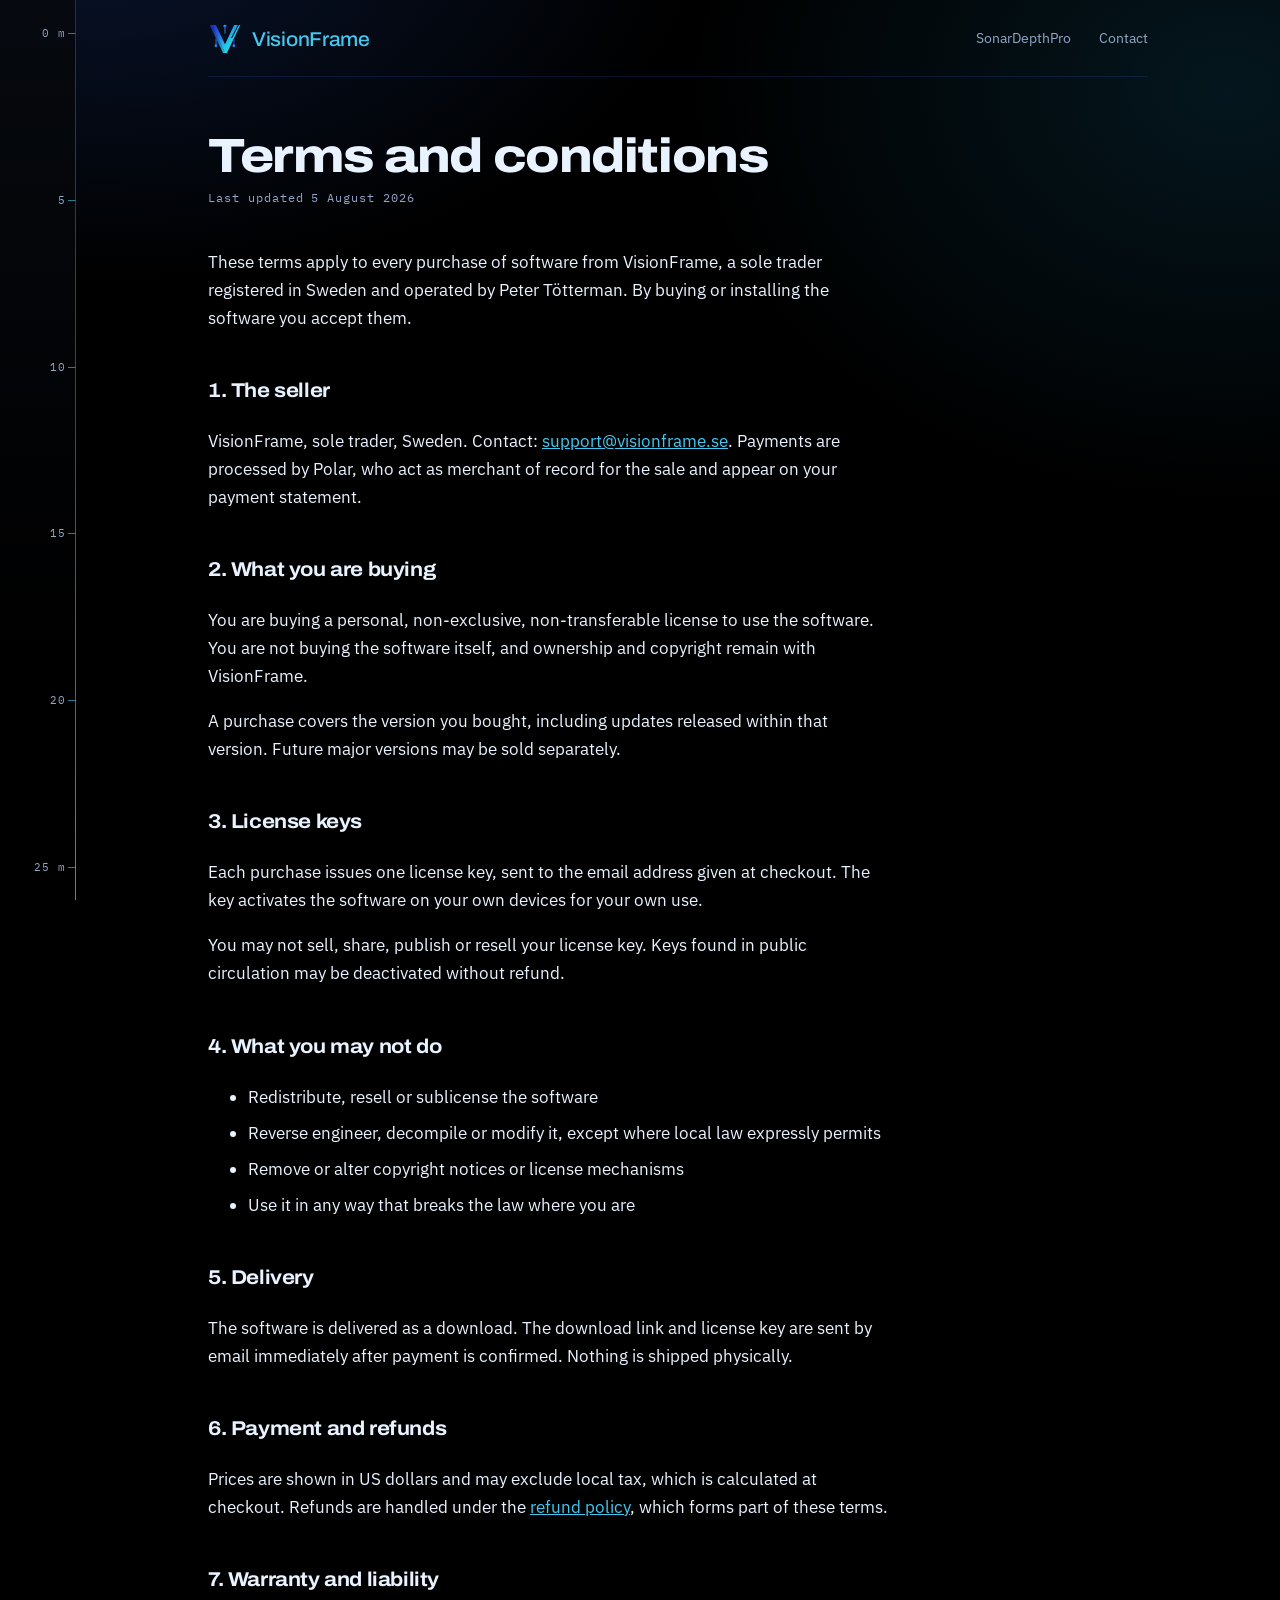
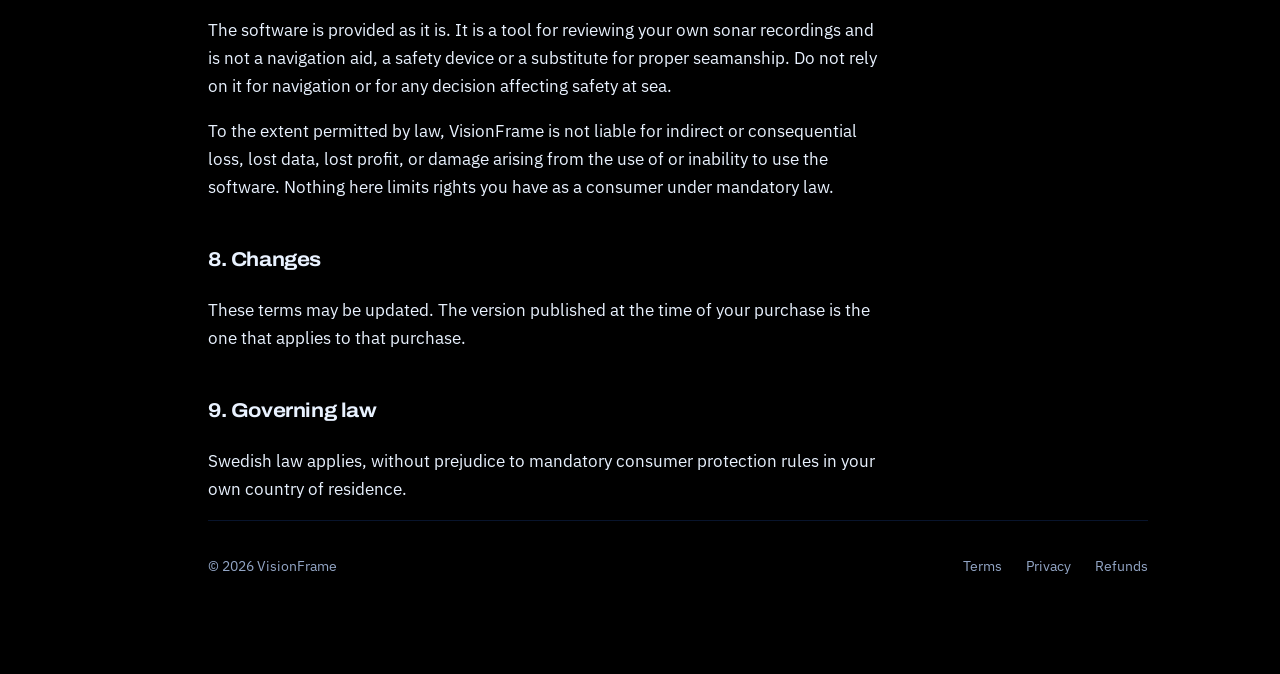
<file: terms.html>
<!DOCTYPE html>
<html lang="en">
<head>
<meta charset="utf-8">
<meta name="viewport" content="width=device-width, initial-scale=1">
<title>Terms and conditions — VisionFrame</title>
<meta name="description" content="Terms and conditions for software sold by VisionFrame.">
<meta name="theme-color" content="#000000">
<link rel="icon" href="assets/visionframe-mark.svg" type="image/svg+xml">
<link rel="icon" href="assets/favicon-32-v3.png" sizes="32x32" type="image/png">
<link rel="apple-touch-icon" href="assets/favicon-180-v3.png">
<link rel="preconnect" href="https://fonts.googleapis.com">
<link rel="preconnect" href="https://fonts.gstatic.com" crossorigin>
<link href="https://fonts.googleapis.com/css2?family=Archivo:wght@400;700;800&family=IBM+Plex+Mono:wght@400;500&family=IBM+Plex+Sans:wght@400;500;600&display=swap" rel="stylesheet">
<link rel="stylesheet" href="style.css?v=11">
<script data-goatcounter="https://visionframe.goatcounter.com/count"
        async src="//gc.zgo.at/count.js"></script>
</head>
<body>

<aside class="rail" aria-hidden="true">
  <span>0 m</span><span>5</span><span>10</span><span>15</span><span>20</span><span>25 m</span>
</aside>

<div class="page">
<div class="wrap legal">

  <nav>
    <a class="mark" href="index.html">
      <img src="assets/visionframe-mark.svg" alt="" width="34" height="34">
      <span>VisionFrame</span>
    </a>
    <a href="sonardepth.html">SonarDepthPro</a>
    <a href="index.html#contact">Contact</a>
  </nav>

  <h1>Terms and conditions</h1>
  <p class="updated">Last updated 5 August 2026</p>

  <p>These terms apply to every purchase of software from VisionFrame, a sole trader registered in Sweden and operated by Peter Tötterman. By buying or installing the software you accept them.</p>

  <h2>1. The seller</h2>
  <p>VisionFrame, sole trader, Sweden. Contact: <a href="mailto:support@visionframe.se">support@visionframe.se</a>. Payments are processed by Polar, who act as merchant of record for the sale and appear on your payment statement.</p>

  <h2>2. What you are buying</h2>
  <p>You are buying a personal, non-exclusive, non-transferable license to use the software. You are not buying the software itself, and ownership and copyright remain with VisionFrame.</p>
  <p>A purchase covers the version you bought, including updates released within that version. Future major versions may be sold separately.</p>

  <h2>3. License keys</h2>
  <p>Each purchase issues one license key, sent to the email address given at checkout. The key activates the software on your own devices for your own use.</p>
  <p>You may not sell, share, publish or resell your license key. Keys found in public circulation may be deactivated without refund.</p>

  <h2>4. What you may not do</h2>
  <ul>
    <li>Redistribute, resell or sublicense the software</li>
    <li>Reverse engineer, decompile or modify it, except where local law expressly permits</li>
    <li>Remove or alter copyright notices or license mechanisms</li>
    <li>Use it in any way that breaks the law where you are</li>
  </ul>

  <h2>5. Delivery</h2>
  <p>The software is delivered as a download. The download link and license key are sent by email immediately after payment is confirmed. Nothing is shipped physically.</p>

  <h2>6. Payment and refunds</h2>
  <p>Prices are shown in US dollars and may exclude local tax, which is calculated at checkout. Refunds are handled under the <a href="refunds.html">refund policy</a>, which forms part of these terms.</p>

  <h2>7. Warranty and liability</h2>
  <p>The software is provided as it is. It is a tool for reviewing your own sonar recordings and is not a navigation aid, a safety device or a substitute for proper seamanship. Do not rely on it for navigation or for any decision affecting safety at sea.</p>
  <p>To the extent permitted by law, VisionFrame is not liable for indirect or consequential loss, lost data, lost profit, or damage arising from the use of or inability to use the software. Nothing here limits rights you have as a consumer under mandatory law.</p>

  <h2>8. Changes</h2>
  <p>These terms may be updated. The version published at the time of your purchase is the one that applies to that purchase.</p>

  <h2>9. Governing law</h2>
  <p>Swedish law applies, without prejudice to mandatory consumer protection rules in your own country of residence.</p>

  <footer>
    <span class="org">© 2026 VisionFrame</span>
    <a href="terms.html">Terms</a>
    <a href="privacy.html">Privacy</a>
    <a href="refunds.html">Refunds</a>
  </footer>

</div>
</div>

</body>
</html>
</file>
<file: style.css>
/* VisionFrame — shared styles
   Palette and type are defined once here. Change these values to restyle the whole site. */

:root {
  /* Brand: the blue-to-cyan ramp of the VisionFrame mark, sampled from the V
     itself — deep blue at the top of the left arm, cyan at the tip of the
     right one. Solid accents pick a point on the ramp; anything large enough
     to carry it uses --brand-grad, so page and mark read as one thing. */
  --deep: #1d34c4;
  --blue: #2a63dc;
  --cyan: #25e8de;
  --brand-grad: linear-gradient(135deg, var(--deep), var(--blue) 42%, var(--cyan));

  --brand:      var(--blue);     /* solid stand-in where a gradient can't go */
  --brand-lift: #45c8f0;         /* the wordmark cyan: links and small text */
  --brand-node: #2c6ee2;         /* the circuit dots in the mark */

  /* Neutrals sit on the black the logo is drawn against, lifted just enough
     for panels to separate from the page. */
  --abyss:   #000000;
  --hull:    #070a14;
  --shelf:   #0c1120;
  --line:    rgba(42, 99, 220, 0.26);
  --foam:    #e9f2ff;
  --muted:   #93a6c6;

  --measure: 68ch;
  --rail: 76px;
}

* { box-sizing: border-box; }

html { scroll-behavior: smooth; }

body {
  margin: 0;
  background:
    radial-gradient(880px 520px at 8% -8%, rgba(42, 99, 220, 0.20), transparent 68%),
    radial-gradient(820px 620px at 96% 10%, rgba(35, 172, 232, 0.13), transparent 66%),
    var(--abyss);
  background-attachment: fixed;
  color: var(--foam);
  font-family: "IBM Plex Sans", system-ui, -apple-system, sans-serif;
  font-size: 17px;
  line-height: 1.65;
  -webkit-font-smoothing: antialiased;
}

/* ---------- Depth rail: the signature element ----------
   A sonar depth scale runs down the left edge of every page. */

.rail {
  position: fixed;
  top: 0; left: 0; bottom: 0;
  width: var(--rail);
  background: linear-gradient(180deg, #06090f, var(--abyss) 72%);
  display: flex;
  flex-direction: column;
  justify-content: space-between;
  padding: 24px 0 24px;
  font-family: "IBM Plex Mono", ui-monospace, monospace;
  font-size: 11px;
  letter-spacing: 0.08em;
  color: var(--muted);
  z-index: 10;
}

.rail::after {
  content: "";
  position: absolute;
  top: 0; right: 0; bottom: 0;
  width: 1px;
  background: linear-gradient(180deg, var(--deep), var(--blue) 45%, var(--cyan));
  opacity: 0.7;
}

.rail span {
  display: block;
  text-align: right;
  padding-right: 10px;
  position: relative;
}

.rail span::after {
  content: "";
  position: absolute;
  right: 0; top: 50%;
  width: 8px;
  height: 1px;
  background: rgba(69, 200, 240, 0.6);
}

/* ---------- Layout ---------- */

.page {
  margin-left: var(--rail);
  padding: 0 40px 96px;
}

.wrap {
  max-width: 940px;
  margin: 0 auto;
}

nav {
  display: flex;
  align-items: center;
  gap: 28px;
  padding: 22px 0 20px;
  flex-wrap: wrap;
  border-bottom: 1px solid rgba(42, 99, 220, 0.18);
}

/* The nav mark is the logotype itself: the V without its wordmark, set beside
   the name so it stays legible at small sizes. */

nav .mark {
  display: flex;
  align-items: center;
  gap: 10px;
  text-decoration: none;
  margin-right: auto;
}

nav .mark img {
  width: 34px;
  height: 34px;
  display: block;
}

/* The wordmark is set in one colour, the way the logotype sets it. */
nav .mark span {
  font-family: "Archivo", system-ui, sans-serif;
  font-weight: 500;
  font-stretch: 105%;
  letter-spacing: -0.015em;
  font-size: 20px;
  color: var(--brand-lift);
}

nav .mark:hover span, nav .mark:focus-visible span { color: var(--cyan); }

nav a {
  color: var(--muted);
  text-decoration: none;
  font-size: 14px;
}

nav a:hover, nav a:focus-visible { color: var(--brand-lift); }

/* ---------- Hero ---------- */

.hero { padding: 72px 0 64px; }

.eyebrow {
  font-family: "IBM Plex Mono", ui-monospace, monospace;
  font-size: 12px;
  letter-spacing: 0.22em;
  text-transform: uppercase;
  color: var(--brand-lift);
  margin: 0 0 20px;
}

h1 {
  font-family: "Archivo", system-ui, sans-serif;
  font-weight: 800;
  font-stretch: 115%;
  font-size: clamp(2.4rem, 6.5vw, 4.6rem);
  line-height: 0.98;
  letter-spacing: -0.03em;
  margin: 0 0 24px;
  max-width: 21ch;
}

h1 em { font-style: normal; color: var(--brand-lift); }

.lede {
  font-size: 1.22rem;
  color: var(--muted);
  max-width: 54ch;
  margin: 0 0 20px;
}

/* The hero can carry more than one lede paragraph; only the last one needs
   to open up a gap before whatever follows it. */
.hero p:last-of-type { margin-bottom: 40px; }

/* ---------- Hero logotype and still image ---------- */

/* The full lockup: the mark with the wordmark set beneath it, exactly as the
   logotype stacks them, but built from live type so it matches the nav.
   Used once, at the top of the home page. */
.lockup {
  display: inline-block;
  margin: 0 0 34px;
  position: relative;
}

.lockup::before {
  content: "";
  position: absolute;
  left: 50%; top: 6%;
  width: 240px; height: 240px;
  transform: translateX(-50%);
  background: radial-gradient(circle, rgba(42, 99, 220, 0.30), transparent 66%);
  pointer-events: none;
}

.lockup img {
  position: relative;
  display: block;
  width: clamp(126px, 13.5vw, 168px);
  height: auto;
  margin: 0 auto;
}

.lockup .wordmark {
  position: relative;
  display: block;
  font-family: "Archivo", system-ui, sans-serif;
  font-weight: 500;
  font-stretch: 105%;
  font-size: clamp(1.8rem, 3.8vw, 2.45rem);
  line-height: 1;
  letter-spacing: -0.02em;
  text-align: center;
  color: var(--brand-lift);
  margin-top: 2px;
}

.still {
  width: 100%;
  height: auto;
  display: block;
  border: 1px solid var(--line);
  background: #04060f;
  margin: 8px 0 0;
}

/* A 16:9 embed that fills the content column and is framed like .still, so a
   video and a still image read as the same object at the same size. */
.video {
  position: relative;
  width: 100%;
  aspect-ratio: 16 / 9;
  border: 1px solid var(--line);
  background: #04060f;
  margin: 8px 0 0;
}

.video iframe {
  position: absolute;
  inset: 0;
  width: 100%;
  height: 100%;
  border: 0;
  display: block;
}

/* ---------- Sections ---------- */

section { padding: 56px 0; border-top: 1px solid rgba(42, 99, 220, 0.20); }

h2 {
  font-family: "Archivo", system-ui, sans-serif;
  font-weight: 700;
  font-stretch: 110%;
  font-size: 1.7rem;
  letter-spacing: -0.02em;
  margin: 0 0 20px;
}

h3 {
  font-family: "Archivo", system-ui, sans-serif;
  font-weight: 700;
  font-size: 1.05rem;
  margin: 0 0 8px;
}

p { max-width: var(--measure); }

a { color: var(--brand-lift); }

.grid {
  display: grid;
  grid-template-columns: repeat(auto-fit, minmax(240px, 1fr));
  gap: 28px;
}

.card {
  position: relative;
  background: linear-gradient(180deg, var(--shelf), var(--hull));
  border: 1px solid var(--line);
  padding: 24px;
  transition: border-color 0.15s ease, transform 0.15s ease;
}

.card::before {
  content: "";
  position: absolute;
  left: 0; right: 0; top: 0;
  height: 2px;
  background: var(--brand-grad);
}

.card:hover {
  border-color: rgba(69, 200, 240, 0.45);
  transform: translateY(-2px);
}

.card p { color: var(--muted); font-size: 0.95rem; margin: 0; }

/* ---------- Price ---------- */

.price {
  display: flex;
  align-items: baseline;
  gap: 14px;
  margin: 0 0 8px;
}

.price .amount {
  font-family: "Archivo", system-ui, sans-serif;
  font-weight: 800;
  font-stretch: 115%;
  font-size: 3rem;
  letter-spacing: -0.03em;
  color: var(--brand-lift);
}

.price .terms {
  font-family: "IBM Plex Mono", ui-monospace, monospace;
  font-size: 12px;
  letter-spacing: 0.1em;
  text-transform: uppercase;
  color: var(--muted);
}

.buy {
  display: inline-block;
  margin: 22px 0 0;
  padding: 15px 30px;
  background: var(--brand-grad);
  color: #00040c;
  font-weight: 700;
  text-decoration: none;
  border: 1px solid transparent;
  transition: background 0.15s ease, color 0.15s ease, border-color 0.15s ease;
}

.buy:hover, .buy:focus-visible {
  background: none;
  border-color: var(--brand);
  color: var(--brand-lift);
}

/* ---------- Try & Buy ----------
   A quiet footnote under the buy button, not a second call to action: no
   panel, small type, and a compact outlined button so the primary buy
   button keeps the weight in this section. */

.trybuy {
  max-width: var(--measure);
  margin: 14px 0 0;
}

.trybuy p {
  margin: 0;
  font-size: 0.82rem;
  line-height: 1.5;
  color: var(--muted);
}

.buy.alt {
  margin: 10px 0 0;
  padding: 7px 14px;
  font-size: 0.78rem;
  font-weight: 600;
  background: none;
  border-color: var(--line);
  color: var(--brand-lift);
}

.buy.alt:hover, .buy.alt:focus-visible {
  background: none;
  border-color: var(--brand);
  color: var(--foam);
}

/* ---------- Christmas gift note ----------
   Sits under the buy button: the sea rescue emblem beside the pledge, in the
   same panel treatment as the cards so it reads as part of the price block. */

.gift {
  display: flex;
  align-items: center;
  gap: 20px;
  max-width: var(--measure);
  margin: 24px 0 0;
  padding: 20px 22px;
  background: linear-gradient(180deg, var(--shelf), var(--hull));
  border: 1px solid var(--line);
  border-left: 2px solid var(--brand-lift);
}

.gift img {
  flex: 0 0 auto;
  width: 76px;
  height: 76px;
}

.gift p {
  margin: 0;
  font-size: 0.95rem;
  color: var(--muted);
}

.gift strong { color: var(--foam); font-weight: 600; }

/* Gradient text where the type is large enough to carry it. Declared after
   the rules it overrides, with a solid colour left in place as the fallback
   for engines without background-clip: text. */
@supports (background-clip: text) or (-webkit-background-clip: text) {
  h1 em, .price .amount {
    background: linear-gradient(120deg, var(--blue), var(--cyan));
    -webkit-background-clip: text;
    background-clip: text;
    color: transparent;
  }
}

/* ---------- Legal pages ---------- */

.legal h1 {
  font-size: clamp(2rem, 4.5vw, 3rem);
  max-width: 22ch;
  margin-top: 56px;
  margin-bottom: 8px;
}

.legal .updated {
  font-family: "IBM Plex Mono", ui-monospace, monospace;
  font-size: 12px;
  color: var(--muted);
  letter-spacing: 0.08em;
  margin: 0 0 40px;
}

.legal h2 { font-size: 1.25rem; margin-top: 42px; }

.legal ul { max-width: var(--measure); color: var(--foam); }

.legal li { margin-bottom: 8px; }

/* ---------- FAQ ---------- */

.faq {
  display: grid;
  gap: 26px;
  margin-top: 26px;
}

.faq article {
  border-left: 2px solid var(--line);
  padding-left: 20px;
}

.faq h3 { color: var(--foam); }

.faq h4 {
  font-family: "Archivo", system-ui, sans-serif;
  font-weight: 700;
  font-size: 0.98rem;
  color: var(--foam);
  margin: 0 0 8px;
}

.faq p { color: var(--muted); font-size: 0.95rem; margin: 0 0 10px; }
.faq p:last-child { margin-bottom: 0; }

.faq ul,
.faq ol {
  max-width: var(--measure);
  color: var(--muted);
  font-size: 0.95rem;
  margin: 0 0 10px;
  padding-left: 20px;
}

.faq li { margin-bottom: 8px; }
.faq li:last-child { margin-bottom: 0; }
.faq li strong { color: var(--foam); font-weight: 600; }

/* ---------- Footer ---------- */

footer {
  border-top: 1px solid rgba(42, 99, 220, 0.20);
  padding: 34px 0 0;
  font-size: 14px;
  color: var(--muted);
  display: flex;
  gap: 24px;
  flex-wrap: wrap;
  align-items: baseline;
}

footer .org { margin-right: auto; }

/* Legal and safety notices sit on their own row above the copyright line. */
footer .notices {
  flex-basis: 100%;
  max-width: var(--measure);
  font-size: 13px;
  line-height: 1.55;
  color: var(--muted);
}

footer .notices p { margin: 0 0 10px; }
footer .notices p:last-child { margin-bottom: 0; }
footer .notices strong { color: var(--foam); font-weight: 600; }

footer a { color: var(--muted); text-decoration: none; }
footer a:hover, footer a:focus-visible { color: var(--brand-lift); }

/* ---------- Accessibility and small screens ---------- */

:focus-visible {
  outline: 2px solid var(--brand-lift);
  outline-offset: 3px;
}

@media (max-width: 640px) {
  .rail { display: none; }
  .page { margin-left: 0; padding: 0 20px 72px; }
  body { font-size: 16px; }

  /* Give the logotype its own row so the links sit together underneath
     instead of breaking mid-list. */
  nav { gap: 12px 22px; }
  nav .mark { flex-basis: 100%; margin-right: 0; }

  .hero { padding: 44px 0 48px; }
  .lockup { margin-bottom: 26px; }
  .lockup img { width: 112px; }
  .lockup::before { width: 170px; height: 170px; }

  /* Stack the emblem above the pledge so the text keeps a readable measure. */
  .gift { flex-direction: column; align-items: flex-start; gap: 14px; }
}

@media (prefers-reduced-motion: reduce) {
  html { scroll-behavior: auto; }
  * { animation: none !important; transition: none !important; }
}
</file>
